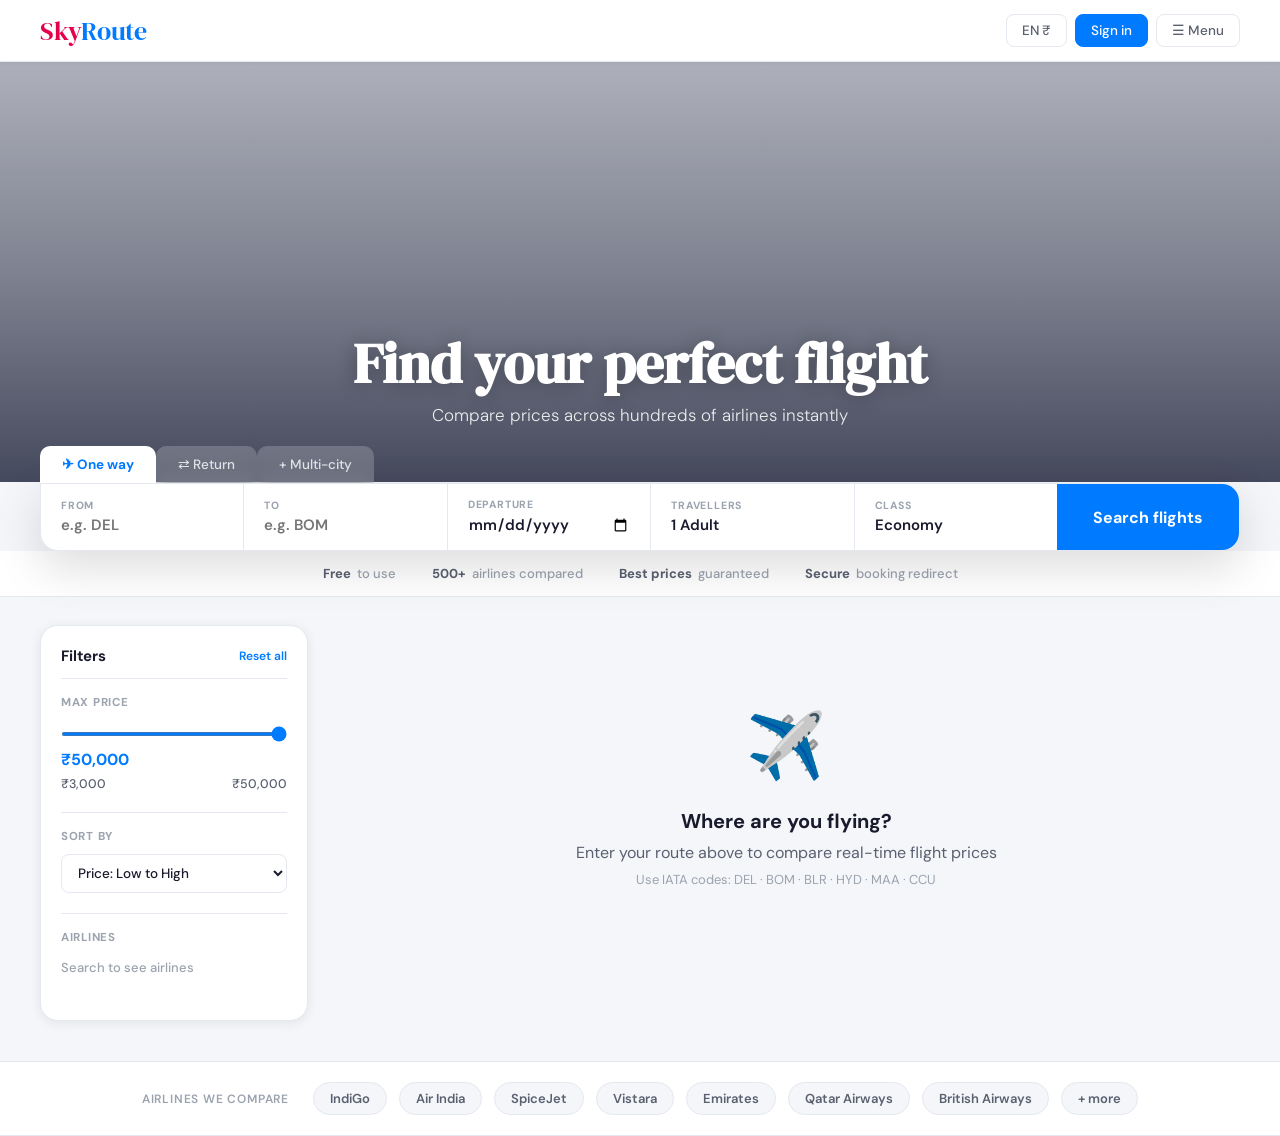
<file: index.html>
<!DOCTYPE html>
<html lang="en">
<head>
<meta charset="UTF-8">
<meta name="viewport" content="width=device-width, initial-scale=1.0">
<title>SkyRoute — Compare Flights</title>
<link rel="stylesheet" href="style.css">
</head>
<body>

<!-- HEADER -->
<div class="header">
  <div class="logo"><span class="red">Sky</span><span class="blue">Route</span></div>
  <div class="header-right">
    <div class="lang-section">
      <button class="header-btn" id="langToggleBtn"> EN ₹</button>
      <div class="lang-dropdown" id="langDropdown">
        <a href="#" class="active" onclick="setLang('EN ₹')">🇮🇳 English · INR</a>
        <a href="#" onclick="setLang('HI ₹')">🇮🇳 हिंदी · INR</a>
        <a href="#" onclick="setLang('EN $')">🇺🇸 English · USD</a>
        <a href="#" onclick="setLang('EN £')">🇬🇧 English · GBP</a>
        <a href="#" onclick="setLang('EN €')">🇪🇺 English · EUR</a>
      </div>
    </div>
    <button class="header-btn primary" onclick="location.href='signin.html'">Sign in</button>
    <div class="menu-section">
      <button class="header-btn" id="menuToggleBtn">☰ Menu</button>
      <div class="menu-dropdown" id="menuDropdown">
        <a href="favourites.html">⭐ Favourites</a>
        <a href="recently_viewed.html">🕒 Recently viewed</a>
        <a href="bookings.html">📖 My bookings</a>
      </div>
    </div>
  </div>
</div>

<!-- HERO -->
<div class="hero">
  <div class="hero-bg"></div>
  <div class="hero-text">
    <h1>Find your perfect flight</h1>
    <p>Compare prices across hundreds of airlines instantly</p>
  </div>
</div>

<!-- SEARCH BAR -->
<div class="search-wrapper">
  <div class="search-tabs">
    <button class="search-tab active" id="tab-oneway" onclick="setTab('oneway')">✈ One way</button>
    <button class="search-tab" id="tab-return" onclick="setTab('return')">⇄ Return</button>
    <button class="search-tab" id="tab-multi" onclick="setTab('multi')">+ Multi-city</button>
  </div>

  <!-- ONE WAY -->
  <div class="search-container" id="form-oneway">
    <div class="search-item">
      <span class="label">From</span>
      <input id="dep" placeholder="e.g. DEL">
    </div>
    <div class="search-item">
      <span class="label">To</span>
      <input id="arr" placeholder="e.g. BOM">
    </div>
    <div class="search-item">
      <span class="label">Departure</span>
      <input type="date" id="dateInput">
    </div>
    <div class="search-item traveller-item" onclick="openTravellerPicker('ow')">
      <span class="label">Travellers</span>
      <span class="traveller-display" id="ow-traveller-display">1 Adult</span>
    </div>
    <div class="search-item class-item" onclick="openClassPicker('ow')">
      <span class="label">Class</span>
      <span class="class-display" id="ow-class-display">Economy</span>
    </div>
    <button class="search-btn" onclick="searchFlights()">Search flights</button>
  </div>

  <!-- RETURN -->
  <div class="search-container" id="form-return" style="display:none">
    <div class="search-item">
      <span class="label">From</span>
      <input id="ret-dep" placeholder="e.g. DEL">
    </div>
    <div class="search-item">
      <span class="label">To</span>
      <input id="ret-arr" placeholder="e.g. BOM">
    </div>
    <div class="search-item">
      <span class="label">Departure</span>
      <input type="date" id="ret-date">
    </div>
    <div class="search-item">
      <span class="label">Return</span>
      <input type="date" id="ret-return-date">
    </div>
    <div class="search-item traveller-item" onclick="openTravellerPicker('ret')">
      <span class="label">Travellers</span>
      <span class="traveller-display" id="ret-traveller-display">1 Adult</span>
    </div>
    <div class="search-item class-item" onclick="openClassPicker('ret')">
      <span class="label">Class</span>
      <span class="class-display" id="ret-class-display">Economy</span>
    </div>
    <button class="search-btn" onclick="searchReturn()">Search flights</button>
  </div>

  <!-- MULTI-CITY -->
  <div id="form-multi" style="display:none">
    <div id="multiRows"></div>
    <div style="display:flex;gap:12px;margin-top:12px;padding:0 2px">
      <div class="search-item traveller-item" onclick="openTravellerPicker('multi')"
        style="background:white;border:1px solid #e4e8ef;border-radius:12px;flex:0 0 auto;padding:12px 18px;cursor:pointer">
        <span class="label">Travellers</span>
        <span class="traveller-display" id="multi-traveller-display">1 Adult</span>
      </div>
      <div class="search-item class-item" onclick="openClassPicker('multi')"
        style="background:white;border:1px solid #e4e8ef;border-radius:12px;flex:0 0 auto;padding:12px 18px;cursor:pointer">
        <span class="label">Class</span>
        <span class="class-display" id="multi-class-display">Economy</span>
      </div>
      <button class="search-btn" style="flex:1;border-radius:12px;padding:16px" onclick="searchMulti()">Search all flights</button>
      <button onclick="addMultiRow()" style="background:white;border:1.5px solid #e4e8ef;color:#007aff;font-family:'DM Sans',sans-serif;font-weight:700;font-size:14px;padding:14px 22px;border-radius:12px;cursor:pointer;white-space:nowrap">+ Add flight</button>
    </div>
  </div>
</div>

<!-- TRAVELLER PICKER POPUP -->
<div id="travellerPickerOverlay" class="picker-overlay" onclick="closeTravellerPicker()"></div>
<div id="travellerPicker" class="picker-popup">
  <div class="picker-header">
    <span>Travellers</span>
    <button onclick="closeTravellerPicker()">✕</button>
  </div>
  <div class="picker-row">
    <div>
      <div class="picker-label">Adults</div>
      <div class="picker-sub">Age 12+</div>
    </div>
    <div class="counter">
      <button onclick="changeCount('adults',-1)">−</button>
      <span id="adults-count">1</span>
      <button onclick="changeCount('adults',1)">+</button>
    </div>
  </div>
  <div class="picker-row">
    <div>
      <div class="picker-label">Children</div>
      <div class="picker-sub">Age 2–11</div>
    </div>
    <div class="counter">
      <button onclick="changeCount('children',-1)">−</button>
      <span id="children-count">0</span>
      <button onclick="changeCount('children',1)">+</button>
    </div>
  </div>
  <div class="picker-row">
    <div>
      <div class="picker-label">Infants</div>
      <div class="picker-sub">Under 2</div>
    </div>
    <div class="counter">
      <button onclick="changeCount('infants',-1)">−</button>
      <span id="infants-count">0</span>
      <button onclick="changeCount('infants',1)">+</button>
    </div>
  </div>
  <button class="picker-done" onclick="closeTravellerPicker()">Done</button>
</div>

<!-- CLASS PICKER POPUP -->
<div id="classPickerOverlay" class="picker-overlay" onclick="closeClassPicker()"></div>
<div id="classPicker" class="picker-popup">
  <div class="picker-header">
    <span>Cabin Class</span>
    <button onclick="closeClassPicker()">✕</button>
  </div>
  <div id="classOptions">
    <div class="class-option active" onclick="selectClass('Economy')">
      <div class="class-name">Economy</div>
      <div class="class-desc">Best value, standard seating</div>
    </div>
    <div class="class-option" onclick="selectClass('Premium Economy')">
      <div class="class-name">Premium Economy</div>
      <div class="class-desc">Extra legroom and comfort</div>
    </div>
    <div class="class-option" onclick="selectClass('Business')">
      <div class="class-name">Business</div>
      <div class="class-desc">Lie-flat seats, premium meals</div>
    </div>
    <div class="class-option" onclick="selectClass('First Class')">
      <div class="class-name">First Class</div>
      <div class="class-desc">Ultimate luxury experience</div>
    </div>
  </div>
</div>

<!-- TRUST BAR -->
<div class="trust-bar">
  <span> <strong>Free</strong> to use</span>
  <span> <strong>500+</strong> airlines compared</span>
  <span> <strong>Best prices</strong> guaranteed</span>
  <span> <strong>Secure</strong> booking redirect</span>
</div>

<!-- MAIN LAYOUT -->
<div class="main-layout">
  <div class="filters">
    <div class="filter-title">
      Filters
      <button onclick="resetFilters()">Reset all</button>
    </div>
    <div class="filter-section">
      <div class="filter-section-title">Max Price</div>
      <input type="range" min="3000" max="50000" value="50000" id="priceRange" step="500">
      <span id="priceValue">₹50,000</span>
      <div class="price-labels"><span>₹3,000</span><span>₹50,000</span></div>
    </div>
    <hr class="filter-divider">
    <div class="filter-section">
      <div class="filter-section-title">Sort By</div>
      <select id="sortFilter" onchange="setSortPill(this.value)">
        <option value="low">Price: Low to High</option>
        <option value="high">Price: High to Low</option>
      </select>
    </div>
    <hr class="filter-divider">
    <div class="filter-section">
      <div class="filter-section-title">Airlines</div>
      <div id="airlineContainer">
        <div style="color:#9ba3af;font-size:13px">Search to see airlines</div>
      </div>
    </div>
  </div>

  <div class="results-col">
    <div class="results-topbar" id="summaryBar" style="display:none">
      <div class="results-count">
        <span id="routeText" style="font-weight:700;color:#1a1a2e"></span>
        &nbsp;&nbsp;
        <span id="resultCount"></span>
      </div>
      <div class="sort-pills">
        <button class="sort-pill active" data-sort="low" onclick="setSortPill('low')">Cheapest</button>
        <button class="sort-pill" data-sort="high" onclick="setSortPill('high')">Most expensive</button>
      </div>
    </div>

    <div id="results">
      <div class="empty-state" style="border:none;background:transparent">
        <div style="font-size:64px;margin-bottom:20px">✈️</div>
        <p style="font-size:20px;font-weight:700;color:#1a1a2e">Where are you flying?</p>
        <p style="margin-top:8px">Enter your route above to compare real-time flight prices</p>
        <p style="margin-top:6px;font-size:13px;color:#9ba3af">Use IATA codes: DEL · BOM · BLR · HYD · MAA · CCU</p>
      </div>
    </div>
  </div>
</div>

<!-- PARTNERS -->
<div class="partners-bar">
  <span class="p-label">Airlines we compare</span>
  <span class="partner-pill">IndiGo</span>
  <span class="partner-pill">Air India</span>
  <span class="partner-pill">SpiceJet</span>
  <span class="partner-pill">Vistara</span>
  <span class="partner-pill">Emirates</span>
  <span class="partner-pill">Qatar Airways</span>
  <span class="partner-pill">British Airways</span>
  <span class="partner-pill">+ more</span>
</div>

<script src="script.js"></script>
<script>
function resetFilters(){
    document.getElementById("priceRange").value = 50000;
    document.getElementById("priceValue").textContent = "₹50,000";
    document.querySelectorAll(".airlineFilter").forEach(c => c.checked = false);
    document.getElementById("sortFilter").value = "low";
    setSortPill("low");
}
</script>
</body>
</html>
</file>
<file: style.css>
@import url('https://fonts.googleapis.com/css2?family=DM+Sans:wght@300;400;500;600;700&family=DM+Serif+Display&display=swap');

:root {
    --blue: #007aff;
    --blue-dark: #0056cc;
    --blue-pale: #e8f1ff;
    --green: #00b373;
    --orange: #ff6b2b;
    --white: #ffffff;
    --bg: #f4f6f9;
    --text: #1a1a2e;
    --text-2: #5a6070;
    --text-3: #9ba3af;
    --border: #e4e8ef;
    --shadow-xs: 0 1px 4px rgba(0,0,0,0.06);
    --shadow-sm: 0 2px 12px rgba(0,0,0,0.08);
    --shadow: 0 4px 24px rgba(0,0,0,0.1);
    --shadow-lg: 0 16px 48px rgba(0,0,0,0.14);
    --r-sm: 8px;
    --r: 12px;
    --r-lg: 18px;
    --r-xl: 24px;
}

* { margin: 0; padding: 0; box-sizing: border-box; }

body {
    font-family: 'DM Sans', sans-serif;
    background: var(--bg);
    color: var(--text);
    min-height: 100vh;
}

/* ===== HEADER ===== */
.header {
    position: sticky; top: 0; z-index: 200;
    height: 62px; display: flex;
    justify-content: space-between; align-items: center;
    padding: 0 40px;
    background: var(--white);
    border-bottom: 1px solid var(--border);
    box-shadow: var(--shadow-xs);
}

.logo { font-family: 'DM Serif Display', serif; font-size: 26px; letter-spacing: -0.3px; user-select: none; }
.logo .red { color: #e5004c; }
.logo .blue { color: var(--blue); }

.header-right { display: flex; gap: 8px; align-items: center; }

.header-btn {
    background: transparent; border: 1.5px solid var(--border); color: var(--text-2);
    padding: 7px 15px; border-radius: var(--r-sm);
    cursor: pointer; font-family: 'DM Sans', sans-serif; font-size: 13.5px; font-weight: 500;
    transition: all 0.15s; white-space: nowrap;
}

.header-btn:hover { border-color: var(--blue); color: var(--blue); background: var(--blue-pale); }
.header-btn.primary { background: var(--blue); border-color: var(--blue); color: white; }
.header-btn.primary:hover { background: var(--blue-dark); color: white; }

/* dropdowns */
.lang-section, .menu-section { position: relative; }
.menu-section:hover .menu-dropdown, .lang-section:hover .lang-dropdown { display: none; }

.lang-dropdown, .menu-dropdown {
    display: none; position: absolute; right: 0; top: 52px;
    background: var(--white); border: 1px solid var(--border);
    border-radius: var(--r-lg); overflow: hidden; min-width: 190px;
    z-index: 999; box-shadow: var(--shadow-lg);
    animation: dropIn 0.18s ease;
}

@keyframes dropIn {
    from { opacity:0; transform:translateY(-8px); }
    to { opacity:1; transform:translateY(0); }
}

.lang-dropdown a, .menu-dropdown a {
    display: flex; align-items: center; gap: 10px;
    padding: 12px 18px; text-decoration: none; color: var(--text-2);
    border-bottom: 1px solid var(--border); font-size: 13.5px; font-weight: 500; transition: 0.12s;
}

.lang-dropdown a:last-child, .menu-dropdown a:last-child { border-bottom: none; }
.lang-dropdown a:hover, .menu-dropdown a:hover { background: var(--blue-pale); color: var(--blue); }
.lang-dropdown a.active { color: var(--blue); font-weight: 600; }

/* ===== HERO ===== */
.hero {
    position: relative; height: 420px; overflow: hidden;
    display: flex; align-items: flex-end; padding-bottom: 56px;
}

.hero-bg {
    position: absolute; inset: 0;
    background-image: url('https://images.unsplash.com/photo-1436491865332-7a61a109cc05?w=1600&q=80');
    background-size: cover; background-position: center 40%;
}

.hero-bg::after {
    content: ''; position: absolute; inset: 0;
    background: linear-gradient(to bottom, rgba(10,15,40,0.3) 0%, rgba(10,15,40,0.5) 50%, rgba(10,15,40,0.75) 100%);
}

.hero-text {
    position: relative; z-index: 1; width: 100%;
    text-align: center; color: white; padding: 0 40px;
}

.hero-text h1 {
    font-family: 'DM Serif Display', serif;
    font-size: clamp(32px, 4.5vw, 56px); line-height: 1.15; margin-bottom: 8px;
    text-shadow: 0 2px 20px rgba(0,0,0,0.3);
}

.hero-text p { font-size: 17px; font-weight: 300; opacity: 0.88; }

/* ===== SEARCH ===== */
.search-wrapper { position: relative; z-index: 10; margin: -36px 40px 0; }

.search-tabs { display: flex; gap: 0; margin-bottom: 0; }

.search-tab {
    padding: 10px 22px; background: rgba(255,255,255,0.2);
    border: none; border-radius: 10px 10px 0 0;
    color: rgba(255,255,255,0.8);
    font-family: 'DM Sans', sans-serif; font-size: 13.5px; font-weight: 500;
    cursor: pointer; transition: 0.15s; backdrop-filter: blur(8px);
}

.search-tab.active { background: var(--white); color: var(--blue); font-weight: 700; }

.search-container {
    background: var(--white); border-radius: 0 var(--r-lg) var(--r-lg) var(--r-lg);
    box-shadow: var(--shadow-lg); display: flex; align-items: stretch;
    overflow: hidden; border: 1px solid var(--border);
}

.search-item {
    display: flex; flex-direction: column; justify-content: center;
    padding: 14px 20px; flex: 1;
    border-right: 1px solid var(--border);
    cursor: pointer; transition: background 0.12s; min-width: 0;
}

.search-item:hover { background: #fafbff; }
.search-item:last-of-type { border-right: none; }

.traveller-item, .class-item { cursor: pointer; user-select: none; }
.traveller-item:hover, .class-item:hover { background: #f0f6ff; }

.traveller-display, .class-display {
    font-size: 15px; font-weight: 600; color: var(--text);
    white-space: nowrap; overflow: hidden; text-overflow: ellipsis;
}

.label {
    font-size: 10.5px; font-weight: 700; color: var(--text-3);
    text-transform: uppercase; letter-spacing: 0.8px; margin-bottom: 3px;
}

.search-item input, .search-item select {
    border: none; outline: none; font-size: 15px; font-weight: 600;
    font-family: 'DM Sans', sans-serif; color: var(--text);
    background: transparent; width: 100%;
}

.search-btn {
    background: var(--blue); color: white; border: none;
    padding: 0 36px; font-size: 16px; font-weight: 700;
    font-family: 'DM Sans', sans-serif; cursor: pointer;
    transition: background 0.15s; white-space: nowrap; min-width: 130px;
}

.search-btn:hover { background: var(--blue-dark); }

/* ===== TRAVELLER & CLASS PICKER ===== */
.picker-overlay {
    display: none; position: fixed; inset: 0;
    background: rgba(10,15,40,0.35); backdrop-filter: blur(3px);
    z-index: 500;
}

.picker-popup {
    display: none; position: fixed;
    top: 50%; left: 50%; transform: translate(-50%,-50%);
    background: var(--white); border: 1px solid var(--border);
    border-radius: var(--r-xl); padding: 28px;
    width: 100%; max-width: 380px;
    box-shadow: var(--shadow-lg); z-index: 501;
    animation: popIn 0.22s ease;
}

@keyframes popIn {
    from { opacity:0; transform:translate(-50%,-48%) scale(0.96); }
    to { opacity:1; transform:translate(-50%,-50%) scale(1); }
}

.picker-header {
    display: flex; justify-content: space-between; align-items: center;
    margin-bottom: 20px; font-size: 17px; font-weight: 700; color: var(--text);
}

.picker-header button {
    background: none; border: none; font-size: 18px; cursor: pointer;
    color: var(--text-3); width: 32px; height: 32px;
    border-radius: 50%; display: flex; align-items: center; justify-content: center;
    transition: 0.15s;
}

.picker-header button:hover { background: var(--bg); color: var(--text); }

.picker-row {
    display: flex; justify-content: space-between; align-items: center;
    padding: 14px 0; border-bottom: 1px solid var(--border);
}

.picker-row:last-of-type { border-bottom: none; }

.picker-label { font-size: 15px; font-weight: 600; color: var(--text); }
.picker-sub { font-size: 12px; color: var(--text-3); margin-top: 2px; }

.counter { display: flex; align-items: center; gap: 14px; }

.counter button {
    width: 34px; height: 34px; border-radius: 50%;
    border: 2px solid var(--border); background: white;
    font-size: 20px; cursor: pointer; display: flex; align-items: center;
    justify-content: center; color: var(--blue); font-weight: 700;
    transition: 0.15s; line-height: 1;
}

.counter button:hover { border-color: var(--blue); background: var(--blue-pale); }

.counter span {
    font-size: 18px; font-weight: 700; color: var(--text);
    min-width: 24px; text-align: center;
}

.picker-done {
    width: 100%; margin-top: 20px; padding: 13px;
    background: var(--blue); color: white; border: none;
    border-radius: var(--r); font-family: 'DM Sans', sans-serif;
    font-size: 15px; font-weight: 700; cursor: pointer; transition: 0.15s;
}

.picker-done:hover { background: var(--blue-dark); }

/* class options */
.class-option {
    padding: 14px 16px; border: 2px solid var(--border); border-radius: var(--r);
    margin-bottom: 10px; cursor: pointer; transition: 0.15s;
}

.class-option:last-child { margin-bottom: 0; }
.class-option:hover { border-color: var(--blue); background: var(--blue-pale); }
.class-option.active { border-color: var(--blue); background: var(--blue-pale); }

.class-name { font-size: 15px; font-weight: 700; color: var(--text); }
.class-desc { font-size: 12.5px; color: var(--text-3); margin-top: 3px; }

/* ===== TRUST BAR ===== */
.trust-bar {
    display: flex; justify-content: center; align-items: center; gap: 36px;
    padding: 14px 40px; background: var(--white);
    border-bottom: 1px solid var(--border);
    font-size: 13px; color: var(--text-3); font-weight: 500;
}

.trust-bar span { display: flex; align-items: center; gap: 6px; }
.trust-bar strong { color: var(--text-2); }

/* ===== MAIN LAYOUT ===== */
.main-layout {
    display: flex; max-width: 1280px; margin: 28px auto;
    gap: 24px; padding: 0 40px; align-items: flex-start;
}

/* ===== FILTERS ===== */
.filters {
    width: 268px; flex-shrink: 0; background: var(--white);
    border: 1px solid var(--border); border-radius: var(--r-lg);
    padding: 20px; position: sticky; top: 82px; box-shadow: var(--shadow-sm);
}

.filter-title {
    font-size: 15px; font-weight: 700; color: var(--text);
    margin-bottom: 16px; padding-bottom: 12px; border-bottom: 1px solid var(--border);
    display: flex; align-items: center; justify-content: space-between;
}

.filter-title button {
    background: none; border: none; color: var(--blue);
    font-size: 12px; font-family: 'DM Sans', sans-serif; cursor: pointer; font-weight: 600;
}

.filter-section { margin-bottom: 20px; }

.filter-section-title {
    font-size: 11.5px; font-weight: 700; color: var(--text-3);
    text-transform: uppercase; letter-spacing: 0.7px; margin-bottom: 10px;
}

.filters input[type="range"] { width: 100%; accent-color: var(--blue); height: 4px; margin-top: 4px; }

.price-labels {
    display: flex; justify-content: space-between;
    font-size: 12.5px; color: var(--text-2); margin-top: 6px; font-weight: 500;
}

#priceValue { display: block; font-size: 16px; font-weight: 700; color: var(--blue); margin-top: 8px; }

.filters select {
    width: 100%; border: 1.5px solid var(--border); border-radius: var(--r-sm);
    padding: 9px 12px; font-family: 'DM Sans', sans-serif;
    font-size: 13.5px; font-weight: 500; color: var(--text); outline: none; cursor: pointer; background: white;
}

.filters select:focus { border-color: var(--blue); }

#airlineContainer { display: flex; flex-direction: column; gap: 6px; }

#airlineContainer div {
    display: flex; align-items: center; gap: 8px;
    font-size: 13.5px; color: var(--text-2); font-weight: 500; padding: 4px 0;
}

#airlineContainer input[type="checkbox"] { accent-color: var(--blue); width: 15px; height: 15px; cursor: pointer; }

.filter-divider { border: none; border-top: 1px solid var(--border); margin: 16px 0; }

/* ===== RESULTS ===== */
.results-col { flex: 1; min-width: 0; }

.results-topbar {
    display: flex; justify-content: space-between; align-items: center;
    background: var(--white); border: 1px solid var(--border);
    border-radius: var(--r-lg); padding: 12px 18px; margin-bottom: 16px;
    box-shadow: var(--shadow-xs);
}

.results-count { font-size: 14px; font-weight: 600; color: var(--text); }
.results-count span { color: var(--text-3); font-weight: 400; }

.sort-pills { display: flex; gap: 8px; }

.sort-pill {
    padding: 6px 14px; border: 1.5px solid var(--border); border-radius: 999px;
    font-size: 13px; font-weight: 600; color: var(--text-2);
    cursor: pointer; background: white; font-family: 'DM Sans', sans-serif; transition: 0.15s;
}

.sort-pill:hover, .sort-pill.active { border-color: var(--blue); color: var(--blue); background: var(--blue-pale); }

#results { display: flex; flex-direction: column; gap: 14px; }

/* ===== FLIGHT CARD ===== */
.flight-card {
    background: var(--white); border: 1px solid var(--border);
    border-radius: var(--r-lg); padding: 20px 22px;
    display: grid; grid-template-columns: 200px 1fr auto;
    align-items: center; gap: 20px; box-shadow: var(--shadow-xs);
    transition: box-shadow 0.18s, transform 0.18s, border-color 0.18s;
    position: relative; overflow: hidden;
}

.flight-card::before {
    content: ''; position: absolute; left: 0; top: 0; bottom: 0;
    width: 3px; background: transparent; transition: background 0.18s;
}

.flight-card:hover { box-shadow: var(--shadow); transform: translateY(-2px); border-color: #c7d8ff; }
.flight-card:hover::before { background: var(--blue); }
.flight-card.best-deal { border-color: #bbf7d0; background: #f0fdf4; }
.flight-card.best-deal::before { background: var(--green); }

.best-badge {
    position: absolute; top: 14px; right: 14px;
    background: var(--green); color: white;
    font-size: 11px; font-weight: 700; padding: 3px 10px;
    border-radius: 999px; letter-spacing: 0.3px;
}

.flight-airline { display: flex; align-items: center; gap: 12px; }

.airline-logo {
    width: 46px; height: 46px; object-fit: contain;
    border: 1px solid var(--border); border-radius: var(--r-sm);
    padding: 6px; background: white; flex-shrink: 0;
}

.airline-name { font-size: 14.5px; font-weight: 700; color: var(--text); line-height: 1.3; }
.flight-num { font-size: 12px; color: var(--text-3); font-weight: 400; margin-top: 2px; }

.flight-timeline { display: flex; align-items: center; gap: 12px; }

.time-block { text-align: center; min-width: 52px; }

.time { font-size: 22px; font-weight: 700; color: var(--text); line-height: 1; letter-spacing: -0.5px; }

.airport-code { font-size: 11.5px; font-weight: 600; color: var(--text-3); margin-top: 3px; text-transform: uppercase; }

.route-line { flex: 1; display: flex; flex-direction: column; align-items: center; gap: 4px; }

.route-line-bar {
    width: 100%; height: 2px;
    background: linear-gradient(90deg, #c7d8ff, var(--blue), #c7d8ff);
    border-radius: 2px; position: relative;
}

.route-line-bar::after {
    content: '✈'; position: absolute; right: -4px; top: -9px;
    font-size: 14px; color: var(--blue);
}

.route-duration { font-size: 11.5px; font-weight: 600; color: var(--text-2); }

.route-stops { font-size: 11.5px; font-weight: 700; padding: 2px 8px; border-radius: 999px; }
.route-stops.nonstop { color: var(--green); background: #dcfce7; }
.route-stops.stops { color: var(--orange); background: #fff7ed; }

.flight-price-col { display: flex; flex-direction: column; align-items: flex-end; gap: 10px; min-width: 140px; }

.price-label { font-size: 11px; color: var(--text-3); font-weight: 500; text-transform: uppercase; letter-spacing: 0.5px; }

.price { font-size: 28px; font-weight: 800; color: var(--text); line-height: 1; letter-spacing: -1px; }
.price sup { font-size: 16px; font-weight: 600; vertical-align: top; margin-top: 4px; letter-spacing: 0; }

.price-breakdown {
    display: flex; gap: 6px; flex-wrap: wrap; justify-content: flex-end; margin-top: 3px;
}

.price-breakdown span {
    font-size: 11px; background: var(--blue-pale); color: var(--blue);
    padding: 2px 8px; border-radius: 999px; font-weight: 600;
}

.price-note { font-size: 11px; color: var(--text-3); font-weight: 400; }

.btn-row { display: flex; align-items: center; gap: 8px; }

.deal-btn {
    background: var(--blue); color: white;
    padding: 10px 20px; border-radius: var(--r-sm);
    text-decoration: none; font-size: 14px; font-weight: 700;
    display: inline-block; transition: background 0.15s, transform 0.1s; white-space: nowrap;
}

.deal-btn:hover { background: var(--blue-dark); transform: scale(1.02); }

.fav-btn {
    width: 36px; height: 36px; border: 1.5px solid var(--border);
    border-radius: var(--r-sm); background: white; cursor: pointer;
    font-size: 16px; display: flex; align-items: center; justify-content: center;
    transition: 0.15s; flex-shrink: 0;
}

.fav-btn:hover, .fav-btn.faved { border-color: #fda4af; background: #fff0f5; }

.remove-btn {
    width: 32px; height: 32px; border: 1.5px solid var(--border);
    border-radius: var(--r-sm); background: white; cursor: pointer;
    font-size: 13px; display: flex; align-items: center; justify-content: center;
    color: var(--text-3); transition: 0.15s;
}

.remove-btn:hover { border-color: #ef4444; color: #ef4444; background: #fff0f0; }

/* ===== SKELETON ===== */
.skeleton {
    background: var(--white); border: 1px solid var(--border);
    border-radius: var(--r-lg); height: 120px;
    position: relative; overflow: hidden;
}

.skeleton::after {
    content: ''; position: absolute; inset: 0;
    background: linear-gradient(90deg, transparent 0%, rgba(0,122,255,0.05) 50%, transparent 100%);
    animation: shimmer 1.4s infinite; background-size: 200% 100%;
}

@keyframes shimmer { 0%{background-position:-200% 0} 100%{background-position:200% 0} }

/* ===== EMPTY STATE ===== */
.empty-state {
    text-align: center; padding: 80px 20px;
    background: var(--white); border: 1px solid var(--border); border-radius: var(--r-lg);
}

.empty-state p { color: var(--text-2); font-size: 16px; margin-bottom: 8px; }

/* ===== MULTI-CITY ROW ===== */
.multi-row {
    background: var(--white); border: 1px solid var(--border);
    border-radius: var(--r-lg); display: flex; align-items: stretch;
    overflow: hidden; margin-bottom: 10px; box-shadow: var(--shadow-xs);
}

.multi-row .search-item { flex: 1; border-right: 1px solid var(--border); }
.multi-row .search-item:last-of-type { border-right: none; }

.multi-row-num {
    display: flex; align-items: center; justify-content: center;
    width: 44px; background: var(--blue-pale); color: var(--blue);
    font-weight: 800; font-size: 15px; flex-shrink: 0; border-right: 1px solid var(--border);
}

.remove-row-btn {
    width: 44px; background: white; border: none; border-left: 1px solid var(--border);
    color: #9ba3af; font-size: 18px; cursor: pointer; flex-shrink: 0; transition: 0.15s;
}

.remove-row-btn:hover { color: #ef4444; background: #fff0f0; }

/* ===== RETURN / MULTI SECTIONS ===== */
.return-section { margin-top: 32px; }

.return-section-title {
    font-family: 'DM Serif Display', serif; font-size: 20px; color: var(--text);
    margin-bottom: 16px; padding-bottom: 10px; border-bottom: 2px solid var(--border);
    display: flex; align-items: center; gap: 10px;
}

.direction-badge {
    font-size: 12px; font-weight: 700; padding: 3px 12px; border-radius: 999px;
    font-family: 'DM Sans', sans-serif;
}

.direction-badge.outward { background: #dbeafe; color: #1d4ed8; }
.direction-badge.returning { background: #dcfce7; color: #15803d; }

.multi-leg-title {
    font-family: 'DM Serif Display', serif; font-size: 18px; color: var(--text);
    margin: 24px 0 12px; padding-bottom: 8px; border-bottom: 2px solid var(--border);
    display: flex; align-items: center; gap: 8px;
}

.leg-badge {
    background: var(--blue-pale); color: var(--blue);
    font-size: 12px; font-weight: 700; padding: 3px 10px;
    border-radius: 999px; font-family: 'DM Sans', sans-serif;
}

/* ===== PARTNERS ===== */
.partners-bar {
    background: var(--white); border-top: 1px solid var(--border); border-bottom: 1px solid var(--border);
    padding: 20px 40px; display: flex; align-items: center;
    justify-content: center; gap: 12px; flex-wrap: wrap; margin-top: 40px;
}

.partners-bar .p-label {
    font-size: 12px; font-weight: 600; color: var(--text-3);
    text-transform: uppercase; letter-spacing: 0.8px; margin-right: 12px;
}

.partner-pill {
    padding: 7px 16px; border: 1.5px solid var(--border);
    border-radius: 999px; font-size: 13px; font-weight: 600;
    color: var(--text-2); background: var(--bg);
}

/* ===== PAGE CONTAINER ===== */
.page-container { max-width: 1000px; margin: 36px auto; padding: 0 40px; }

.page-header { display: flex; align-items: center; gap: 14px; margin-bottom: 28px; flex-wrap: wrap; }

.page-header h2 { font-family: 'DM Serif Display', serif; font-size: 28px; color: var(--text); margin: 0; }
.page-header p { margin: 0; color: var(--text-3); font-size: 14px; flex: 1; }

.clear-btn {
    background: white; border: 1.5px solid #fca5a5; padding: 8px 16px;
    border-radius: var(--r-sm); cursor: pointer; color: #ef4444;
    font-size: 13px; font-family: 'DM Sans', sans-serif; font-weight: 600; transition: 0.15s;
}

.clear-btn:hover { background: #fff0f0; }

/* ===== MODAL ===== */
.modal {
    display: none; position: fixed; inset: 0;
    background: rgba(10,15,40,0.5); backdrop-filter: blur(4px);
    z-index: 9999; justify-content: center; align-items: center;
}

.modal-box { background: white; border-radius: var(--r-xl); padding: 40px; width: 100%; max-width: 420px; box-shadow: var(--shadow-lg); }

/* ===== RESPONSIVE ===== */
@media(max-width: 1024px){
    .header { padding: 0 24px; }
    .search-wrapper { margin: -36px 24px 0; }
    .main-layout { padding: 0 24px; }
    .partners-bar { padding: 20px 24px; }
}

@media(max-width: 900px){
    .hero { height: 340px; padding-bottom: 48px; }
    .hero-text h1 { font-size: 30px; }
    .search-container { flex-direction: column; }
    .search-item { border-right: none; border-bottom: 1px solid var(--border); padding: 12px 16px; }
    .search-btn { width: 100%; padding: 16px; border-radius: 0 0 var(--r-lg) var(--r-lg); }
    .main-layout { flex-direction: column; }
    .filters { width: 100%; position: static; }
    .flight-card { grid-template-columns: 1fr; gap: 14px; }
    .flight-price-col { align-items: flex-start; flex-direction: row; justify-content: space-between; align-items: center; }
    .page-container { padding: 0 24px; }
}

@media(max-width: 480px){
    .header { padding: 0 16px; height: 56px; }
    .logo { font-size: 22px; }
    .lang-section { display: none; }
    .header-btn { padding: 6px 12px; font-size: 12.5px; }
    .hero { height: 300px; padding-bottom: 44px; }
    .hero-text { padding: 0 16px; }
    .hero-text h1 { font-size: 24px; }
    .hero-text p { font-size: 14px; }
    .search-wrapper { margin: -28px 16px 0; }
    .search-tabs { display: none; }
    .search-container { border-radius: var(--r-lg); }
    .trust-bar { display: none; }
    .main-layout { padding: 0 16px; margin: 20px auto; gap: 16px; }
    .results-topbar { flex-direction: column; align-items: flex-start; gap: 10px; }
    .sort-pills { flex-wrap: wrap; }
    .flight-card { padding: 16px; border-radius: var(--r); }
    .time { font-size: 18px; }
    .price { font-size: 22px; }
    .deal-btn { padding: 9px 16px; font-size: 13px; }
    .partners-bar { padding: 16px; gap: 8px; }
    .page-container { padding: 0 16px; }
    .page-header h2 { font-size: 22px; }
    .empty-state { padding: 50px 16px; }
    .picker-popup { max-width: calc(100vw - 32px); padding: 22px; }
}
</file>
